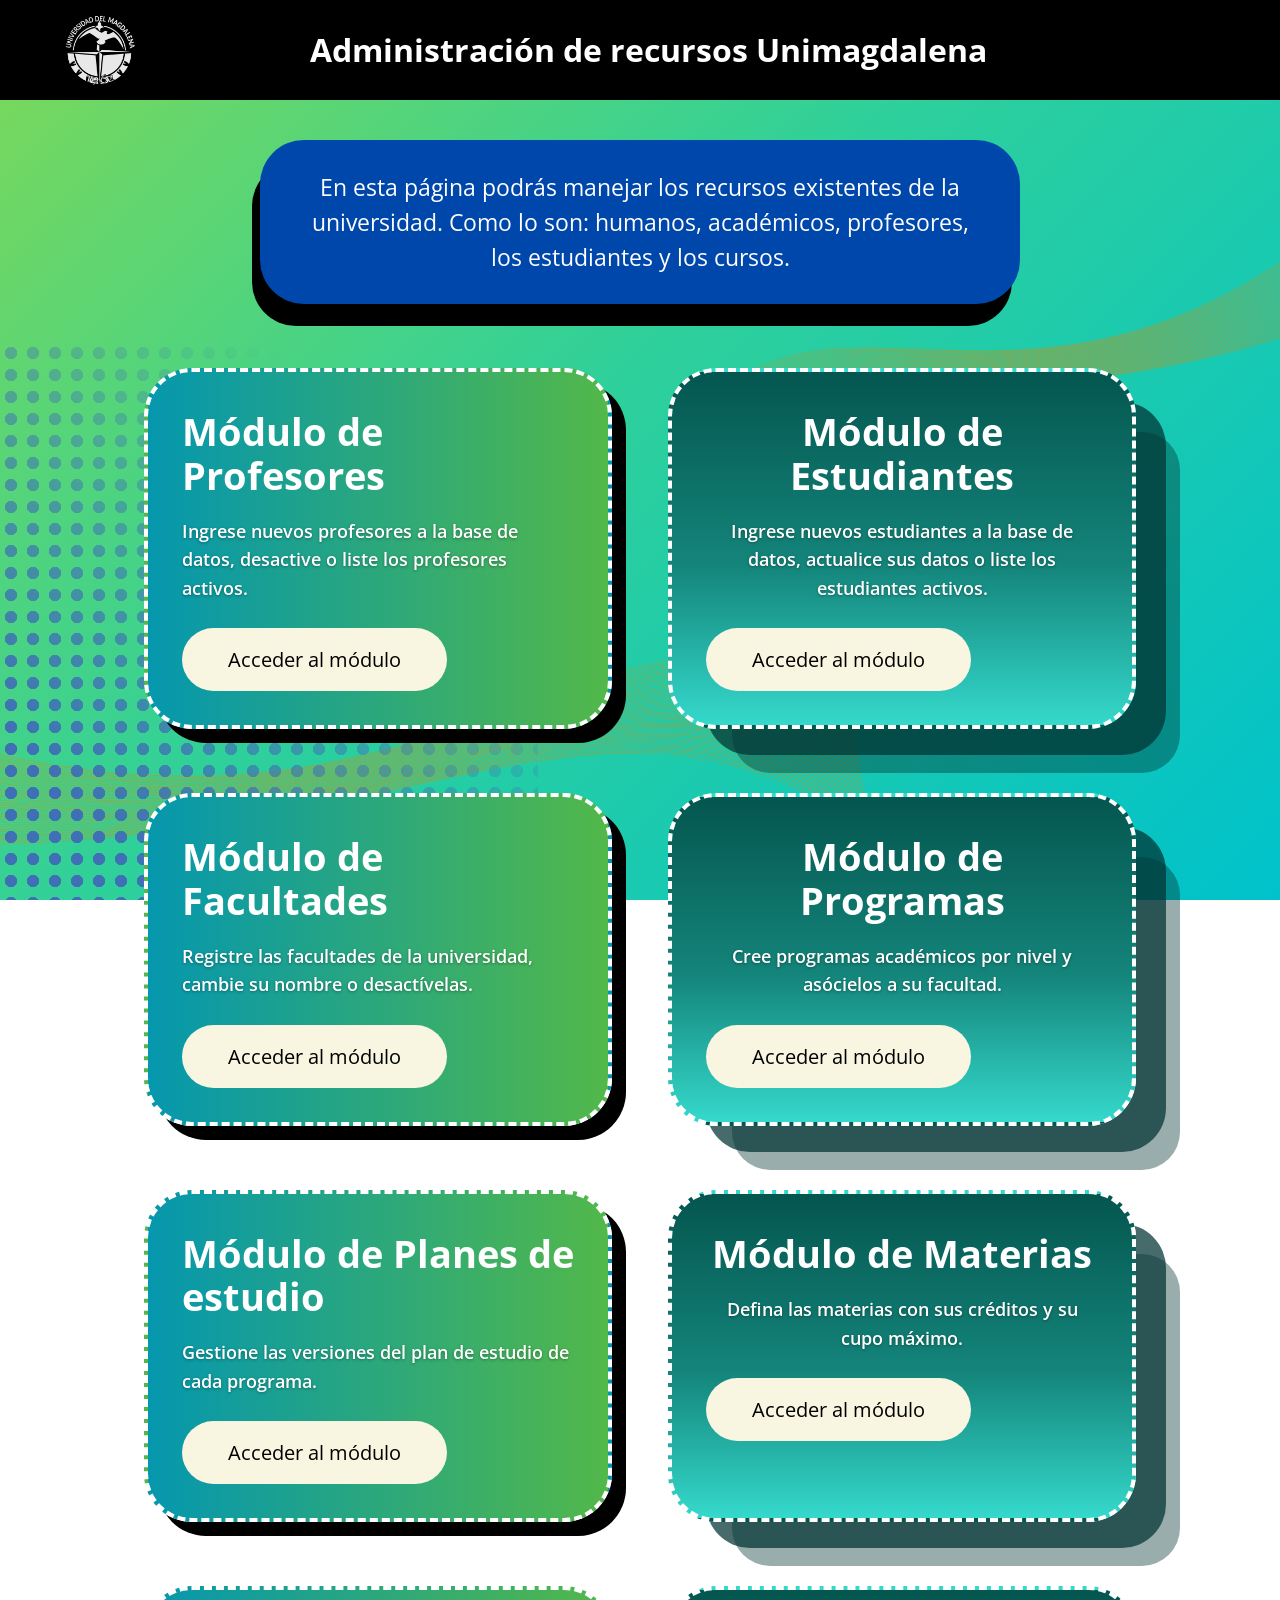
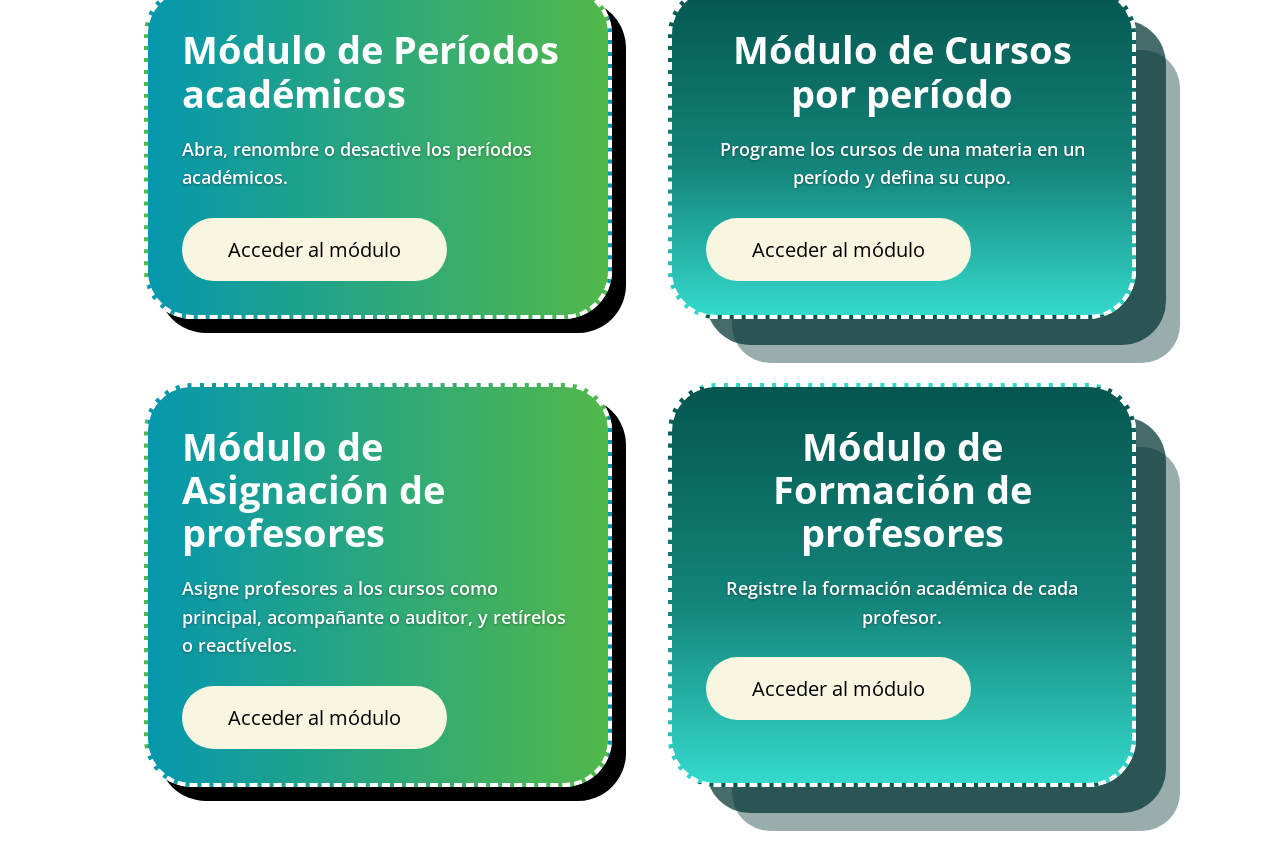
<file: web/index.html>
<!DOCTYPE html>
<html lang="es">
<head>
  <meta charset="utf-8">
  <meta name="viewport" content="width=device-width, initial-scale=1">
  <title>Administración de recursos Unimagdalena</title>
  <link rel="preconnect" href="https://fonts.googleapis.com">
  <link rel="preconnect" href="https://fonts.gstatic.com" crossorigin>
  <link href="https://fonts.googleapis.com/css2?family=Open+Sans:wght@400;600;700&display=swap" rel="stylesheet">
  <link rel="stylesheet" href="css/estilos.css">
  
</head>
<body>
  <div class="decoracion" aria-hidden="true"><div class="puntos"></div></div>
  
  <header class="barra">
    <img class="logo" src="img/logo.png" alt="Universidad del Magdalena, 1962">
    <h1>Administración de recursos Unimagdalena</h1>
    <button class="menu-btn" type="button" aria-label="Abrir menú de módulos" aria-expanded="false" aria-controls="menu">
      <span></span><span></span><span></span>
    </button>
  </header>

  <nav id="menu" class="menu" aria-label="Módulos" hidden>
    <ul id="menu-lista"></ul>
  </nav>

  <main>
    <section class="intro">
      <p>En esta página podrás manejar los recursos existentes de la universidad.
        Como lo son: humanos, académicos, profesores, los estudiantes y los cursos.</p>
    </section>

    <section id="modulos" class="modulos" aria-label="Módulos disponibles"></section>
  </main>

  <div id="aviso" class="aviso" role="status" aria-live="polite"></div>

  <script src="js/app.js" defer></script>
</body>
</html>
</file>
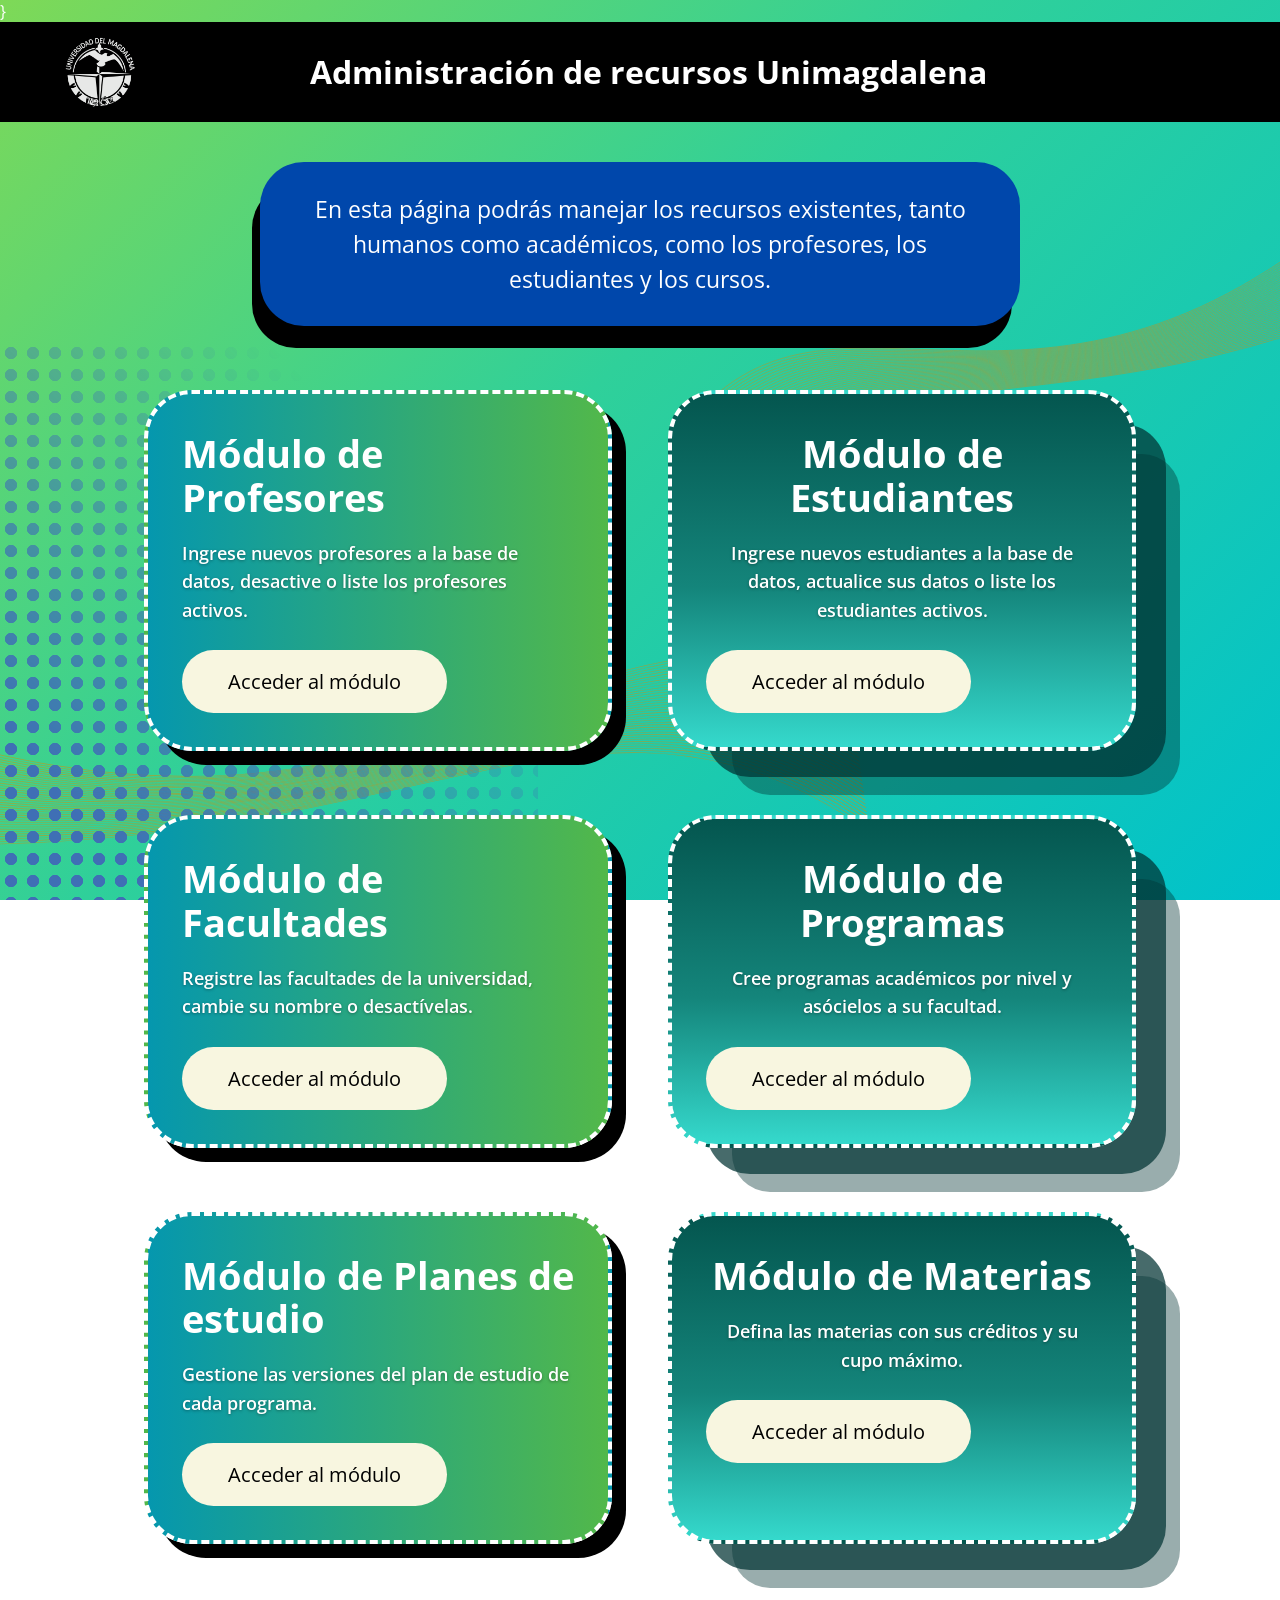
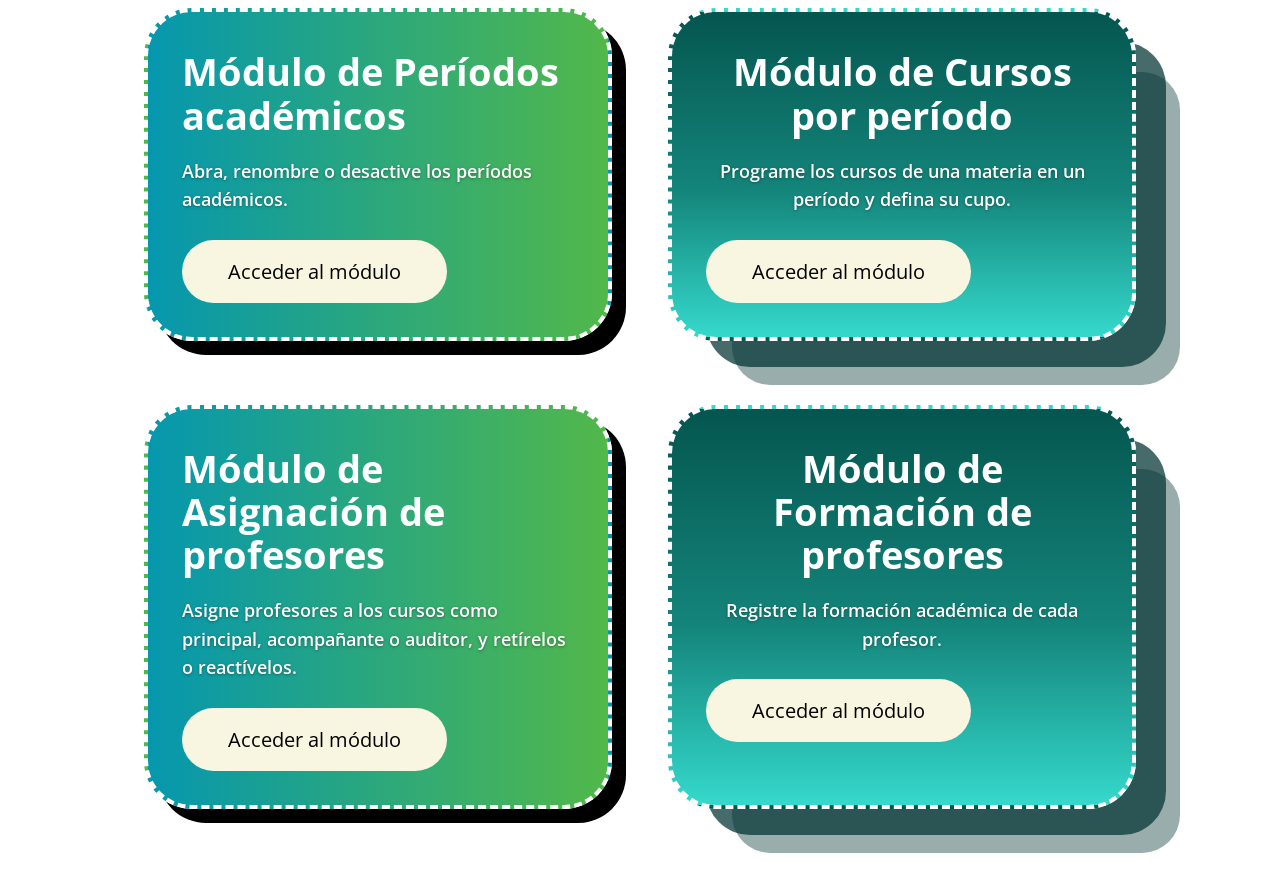
<file: proyecto_clase_poo/web/index.html>
<!DOCTYPE html>
<html lang="es">
<head>
  <meta charset="utf-8">
  <meta name="viewport" content="width=device-width, initial-scale=1">
  <title>Administración de recursos Unimagdalena</title>
  <link rel="preconnect" href="https://fonts.googleapis.com">
  <link rel="preconnect" href="https://fonts.gstatic.com" crossorigin>
  <link href="https://fonts.googleapis.com/css2?family=Open+Sans:wght@400;600;700&display=swap" rel="stylesheet">
  <link rel="stylesheet" href="css/estilos.css">
  
</head>
<body>
  <div class="decoracion" aria-hidden="true"><div class="puntos"></div></div>}
  
  <header class="barra">
    <img class="logo" src="img\logo.png" alt="Universidad del Magdalena, 1962">
    <h1>Administración de recursos Unimagdalena</h1>
    <button class="menu-btn" type="button" aria-label="Abrir menú de módulos" aria-expanded="false" aria-controls="menu">
      <span></span><span></span><span></span>
    </button>
  </header>

  <nav id="menu" class="menu" aria-label="Módulos" hidden>
    <ul id="menu-lista"></ul>
  </nav>

  <main>
    <section class="intro">
      <p>En esta página podrás manejar los recursos existentes, tanto humanos como académicos, como los profesores, los estudiantes y los cursos.</p>
    </section>

    <section id="modulos" class="modulos" aria-label="Módulos disponibles"></section>
  </main>

  <div id="aviso" class="aviso" role="status" aria-live="polite"></div>

  <script src="js/app.js" defer></script>
</body>
</html>
</file>
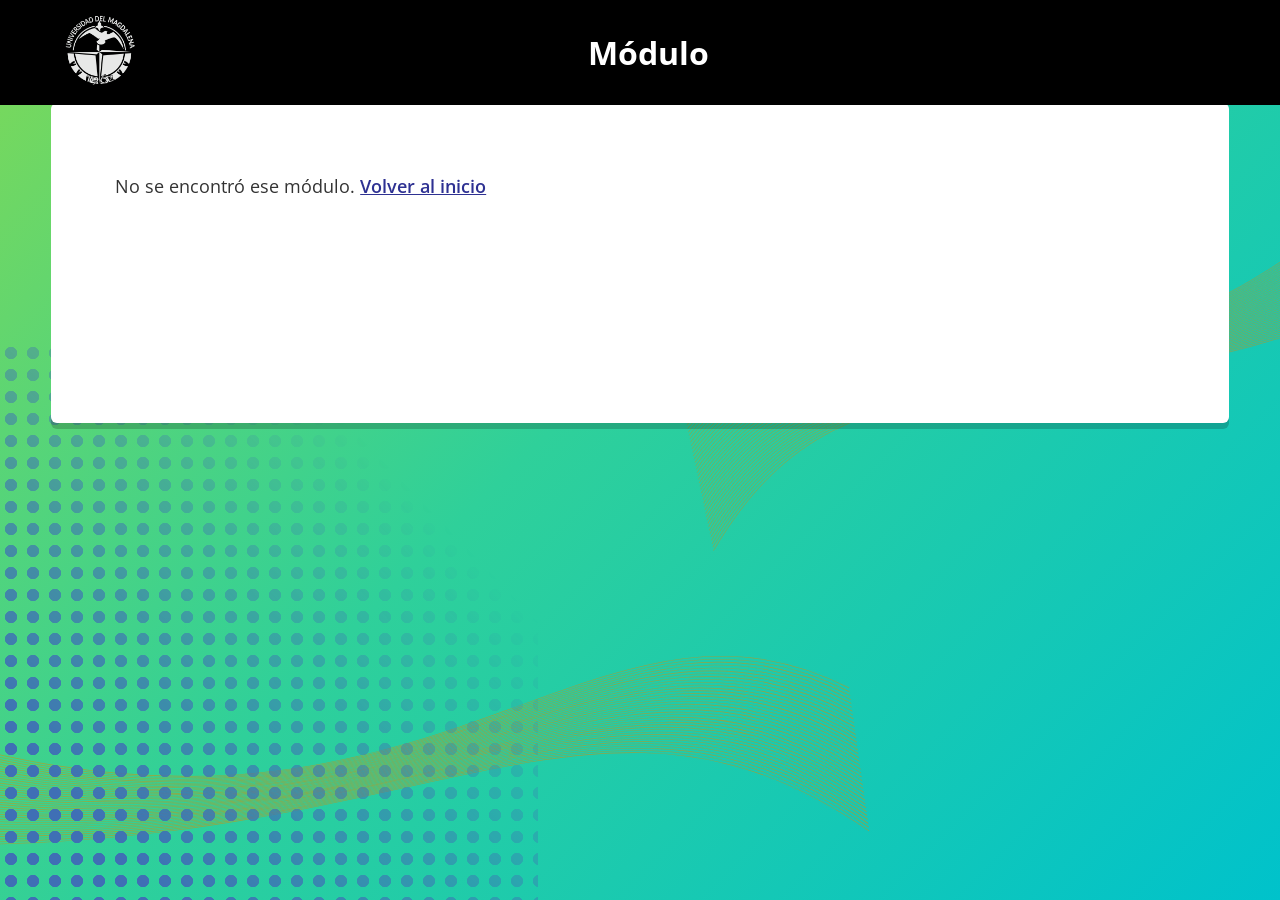
<file: web/modulos.html>
<!DOCTYPE html>
<html lang="es">
<head>
  <meta charset="utf-8">
  <meta name="viewport" content="width=device-width, initial-scale=1">
  <title>Módulo - Unimagdalena</title>
  <link rel="preconnect" href="https://fonts.googleapis.com">
  <link rel="preconnect" href="https://fonts.gstatic.com" crossorigin>
  <link href="https://fonts.googleapis.com/css2?family=Open+Sans:wght@400;600;700&display=swap" rel="stylesheet">
  <link rel="stylesheet" href="css/estilos.css">
  <link rel="stylesheet" href="css/modulo.css">
</head>
<body>
  <div class="decoracion" aria-hidden="true"><div class="puntos"></div></div>

  <header class="barra">
    <a href="index.html" class="logo-enlace" aria-label="Volver al inicio">
        <img class="logo" src="img/logo.png" alt="Universidad del Magdalena, 1962">
    </a>

    <h1 id="titulo-pagina">Módulo</h1>

    <button class="menu-btn" type="button" aria-label="Abrir menú de módulos" aria-expanded="false" aria-controls="menu">
      <span></span><span></span><span></span>
    </button>
  </header>

  <nav id="menu" class="menu" aria-label="Módulos" hidden>
    <ul id="menu-lista"></ul>
  </nav>

  <main class="pagina">
    <div id="acciones" class="acciones"></div>
    <section id="panel" class="panel" aria-live="polite"></section>
  </main>

  <div id="aviso" class="aviso" role="status" aria-live="polite"></div>

  <script src="js/app.js" defer></script>
  <script src="js/modulo.js" defer></script>
</body>
</html>
</file>
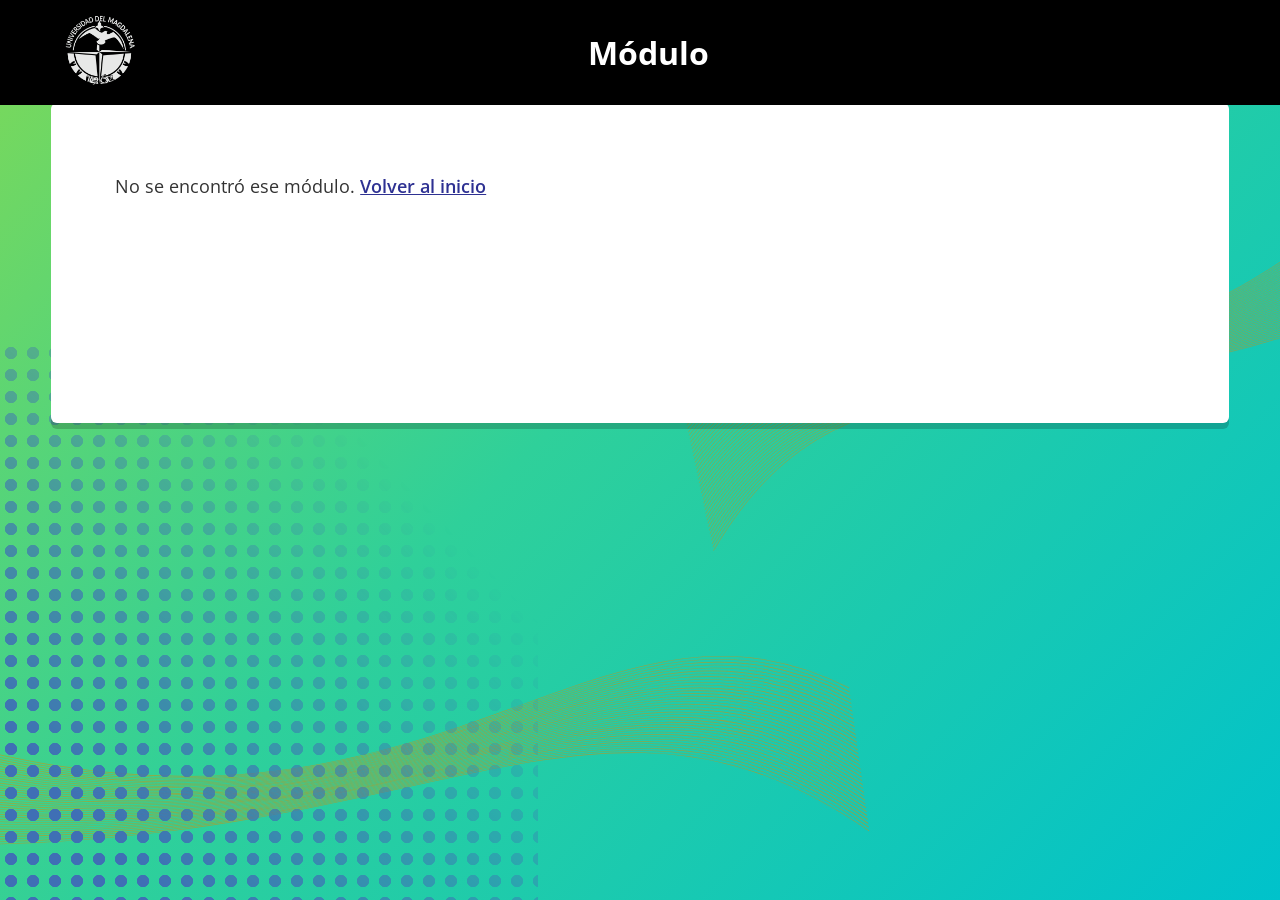
<file: proyecto_clase_poo/web/modulos.html>
<!DOCTYPE html>
<html lang="es">
<head>
  <meta charset="utf-8">
  <meta name="viewport" content="width=device-width, initial-scale=1">
  <title>Módulo - Unimagdalena</title>
  <link rel="preconnect" href="https://fonts.googleapis.com">
  <link rel="preconnect" href="https://fonts.gstatic.com" crossorigin>
  <link href="https://fonts.googleapis.com/css2?family=Open+Sans:wght@400;600;700&display=swap" rel="stylesheet">
  <link rel="stylesheet" href="css/estilos.css">
  <link rel="stylesheet" href="css/modulo.css">
</head>
<body>
  <div class="decoracion" aria-hidden="true"><div class="puntos"></div></div>

  <header class="barra">
    <a href="index.html" class="logo-enlace" aria-label="Volver al inicio">
        <img class="logo" src="img\logo.png" alt="Universidad del Magdalena, 1962">
    </a>

    <h1 id="titulo-pagina">Módulo</h1>

    <button class="menu-btn" type="button" aria-label="Abrir menú de módulos" aria-expanded="false" aria-controls="menu">
      <span></span><span></span><span></span>
    </button>
  </header>

  <nav id="menu" class="menu" aria-label="Módulos" hidden>
    <ul id="menu-lista"></ul>
  </nav>

  <main class="pagina">
    <div id="acciones" class="acciones"></div>
    <section id="panel" class="panel" aria-live="polite"></section>
  </main>

  <div id="aviso" class="aviso" role="status" aria-live="polite"></div>

  <script src="js/app.js" defer></script>
  <script src="js/modulo.js" defer></script>
</body>
</html>
</file>
<file: web/css/estilos.css>
:root {
  --negro: #000;
  --verde: #7ed957;
  --turquesa: #00c2cb;
  --azul: #0047ab;
  --crema: #f8f6e0;
  --naranja: #e08a00;
  --fuente: "Open Sans", system-ui, -apple-system, "Segoe UI", Roboto, sans-serif;
}

* { box-sizing: border-box; margin: 0; padding: 0; }

html { scroll-behavior: smooth; scroll-padding-top: 120px; }

body {
  font-family: var(--fuente);
  color: #fff;
  min-height: 100vh;
  overflow-x: clip;
  background: linear-gradient(135deg, var(--verde) 0%, #2fd09a 45%, var(--turquesa) 100%) fixed;
}

/* ---------- Decoración de fondo ---------- */
.decoracion { position: fixed; inset: 0; z-index: 0; pointer-events: none; overflow: hidden; }

.ondas { position: absolute; fill: none; stroke: var(--naranja); stroke-width: 1; opacity: .6; }
.ondas--arriba { top: 40px; right: -12%; width: 60vw; height: 55vh; transform: rotate(-12deg); }
.ondas--abajo  { left: -14%; bottom: -8%; width: 80vw; height: 62vh; transform: scaleX(-1) rotate(8deg); }

.puntos {
  position: absolute; left: 0; bottom: 0; width: 42vw; height: 62vh;
  background: radial-gradient(circle, #3f6fb5 38%, transparent 41%) 0 0 / 22px 22px;
  -webkit-mask-image: linear-gradient(to top right, #000 15%, transparent 75%);
          mask-image: linear-gradient(to top right, #000 15%, transparent 75%);
}

/* ---------- Barra superior ---------- */
.barra {
  position: sticky; top: 0; z-index: 30;
  display: flex; align-items: center; justify-content: space-between; gap: 16px;
  padding: 14px 5vw;
  background: var(--negro);
}
.logo { width: 72px; height: 72px; flex: none; }
.barra h1 {
  flex: 1; text-align: center;
  font-size: clamp(1.15rem, 2.8vw, 2rem); font-weight: 700; line-height: 1.25;
}

.menu-btn {
  flex: none; width: 56px; height: 48px; padding: 0 2px;
  display: flex; flex-direction: column; justify-content: center; gap: 9px;
  background: none; border: 0; cursor: pointer;
}
.menu-btn span {
  display: block; height: 5px; background: var(--crema); border-radius: 2px;
  transition: transform .2s ease, opacity .2s ease;
}
.menu-btn[aria-expanded="true"] span:nth-child(1) { transform: translateY(14px) rotate(45deg); }
.menu-btn[aria-expanded="true"] span:nth-child(2) { opacity: 0; }
.menu-btn[aria-expanded="true"] span:nth-child(3) { transform: translateY(-14px) rotate(-45deg); }
.menu-btn:focus-visible, .menu a:focus-visible { outline: 3px solid var(--crema); outline-offset: 4px; }

.menu {
  position: fixed; z-index: 29; top: 104px; right: 5vw;
  width: min(320px, 90vw); max-height: calc(100vh - 130px); overflow-y: auto;
  background: var(--negro); border: 3px dashed #fff; border-radius: 28px; padding: 14px;
}
.menu[hidden] { display: none; }
.menu ul { list-style: none; }
.menu a {
  display: block; padding: 11px 16px; border-radius: 999px;
  color: var(--crema); text-decoration: none; font-weight: 600;
}
.menu a:hover { background: var(--crema); color: var(--negro); }

/* ---------- Contenido ---------- */
main {
  position: relative; z-index: 1;
  max-width: 1120px; margin: 0 auto; padding: 40px 5vw 80px;
}

.intro {
  max-width: 760px; margin: 0 auto 64px; padding: 30px 38px;
  background: var(--azul); border-radius: 44px; text-align: center;
  box-shadow: -8px 22px 0 var(--negro);
}
.intro p { font-size: clamp(1.05rem, 2.2vw, 1.45rem); line-height: 1.5; }

.modulos {
  display: grid; gap: 64px 56px;
  grid-template-columns: repeat(auto-fit, minmax(min(100%, 330px), 1fr));
}

/* ---------- Tarjetas de módulo ---------- */
.modulo {
  display: flex; flex-direction: column; gap: 20px;
  padding: 38px 34px 34px;
  border: 4px dashed #fff; border-radius: 48px;
}
.modulo h2 { font-size: clamp(1.7rem, 3.6vw, 2.35rem); font-weight: 700; line-height: 1.15; }
.modulo p  { font-size: 1.15rem; line-height: 1.55; font-weight: 600; text-shadow: 0 1px 3px rgba(0, 0, 0, .35); }

/* Variante 1: degradado horizontal con sombra negra sólida */
.modulo.v1 {
  background: linear-gradient(90deg, #0597ae, #52b84a);
  box-shadow: 14px 14px 0 var(--negro);
}

/* Variante 2: degradado vertical con sombras apiladas */
.modulo.v2 {
  background: linear-gradient(180deg, #04564f 0%, #14857b 55%, #35d9cc 100%);
  box-shadow: 34px 30px 0 -4px rgba(0, 50, 50, .72), 54px 54px 0 -10px rgba(0, 50, 50, .4);
  text-align: center;
}

.acceder {
  align-self: flex-start; margin-top: 6px;
  padding: 18px 46px; border: 0; border-radius: 999px;
  background: var(--crema); color: var(--negro);
  font: 400 1.25rem var(--fuente); cursor: pointer;
  transition: transform .15s ease, box-shadow .15s ease;
}
.acceder:hover { transform: translateY(-2px); box-shadow: 0 4px 0 var(--negro); }
.acceder:active { transform: translateY(1px); box-shadow: none; }
.acceder:focus-visible { outline: 3px solid var(--negro); outline-offset: 3px; }

/* ---------- Aviso ---------- */
.aviso {
  position: fixed; z-index: 40; left: 50%; bottom: 24px;
  transform: translate(-50%, 20px); opacity: 0; pointer-events: none;
  max-width: 90vw; padding: 14px 26px;
  background: var(--negro); color: #fff; border: 2px dashed #fff; border-radius: 999px;
  transition: opacity .2s ease, transform .2s ease;
}
.aviso.visible { opacity: 1; transform: translate(-50%, 0); }

/* ---------- Pantallas pequeñas ---------- */
@media (max-width: 560px) {
  .logo { width: 56px; height: 56px; }
  .menu { top: 88px; }
  .intro { padding: 26px 24px; border-radius: 36px; margin-bottom: 48px; }
  .modulo { padding: 30px 24px 26px; border-radius: 38px; }
  .modulo.v1 { box-shadow: 10px 10px 0 var(--negro); }
  .modulo.v2 { box-shadow: 18px 16px 0 -3px rgba(0, 50, 50, .72), 28px 28px 0 -8px rgba(0, 50, 50, .4); }
  .acceder { padding: 16px 38px; font-size: 1.15rem; }
}

@media (prefers-reduced-motion: reduce) {
  html { scroll-behavior: auto; }
  * { transition: none !important; }
}
</file>
<file: proyecto_clase_poo/web/css/estilos.css>
:root {
  --negro: #000;
  --verde: #7ed957;
  --turquesa: #00c2cb;
  --azul: #0047ab;
  --crema: #f8f6e0;
  --naranja: #e08a00;
  --fuente: "Open Sans", system-ui, -apple-system, "Segoe UI", Roboto, sans-serif;
}

* { box-sizing: border-box; margin: 0; padding: 0; }

html { scroll-behavior: smooth; scroll-padding-top: 120px; }

body {
  font-family: var(--fuente);
  color: #fff;
  min-height: 100vh;
  overflow-x: clip;
  background: linear-gradient(135deg, var(--verde) 0%, #2fd09a 45%, var(--turquesa) 100%) fixed;
}

/* ---------- Decoración de fondo ---------- */
.decoracion { position: fixed; inset: 0; z-index: 0; pointer-events: none; overflow: hidden; }

.ondas { position: absolute; fill: none; stroke: var(--naranja); stroke-width: 1; opacity: .6; }
.ondas--arriba { top: 40px; right: -12%; width: 60vw; height: 55vh; transform: rotate(-12deg); }
.ondas--abajo  { left: -14%; bottom: -8%; width: 80vw; height: 62vh; transform: scaleX(-1) rotate(8deg); }

.puntos {
  position: absolute; left: 0; bottom: 0; width: 42vw; height: 62vh;
  background: radial-gradient(circle, #3f6fb5 38%, transparent 41%) 0 0 / 22px 22px;
  -webkit-mask-image: linear-gradient(to top right, #000 15%, transparent 75%);
          mask-image: linear-gradient(to top right, #000 15%, transparent 75%);
}

/* ---------- Barra superior ---------- */
.barra {
  position: sticky; top: 0; z-index: 30;
  display: flex; align-items: center; justify-content: space-between; gap: 16px;
  padding: 14px 5vw;
  background: var(--negro);
}
.logo { width: 72px; height: 72px; flex: none; }
.barra h1 {
  flex: 1; text-align: center;
  font-size: clamp(1.15rem, 2.8vw, 2rem); font-weight: 700; line-height: 1.25;
}

.menu-btn {
  flex: none; width: 56px; height: 48px; padding: 0 2px;
  display: flex; flex-direction: column; justify-content: center; gap: 9px;
  background: none; border: 0; cursor: pointer;
}
.menu-btn span {
  display: block; height: 5px; background: var(--crema); border-radius: 2px;
  transition: transform .2s ease, opacity .2s ease;
}
.menu-btn[aria-expanded="true"] span:nth-child(1) { transform: translateY(14px) rotate(45deg); }
.menu-btn[aria-expanded="true"] span:nth-child(2) { opacity: 0; }
.menu-btn[aria-expanded="true"] span:nth-child(3) { transform: translateY(-14px) rotate(-45deg); }
.menu-btn:focus-visible, .menu a:focus-visible { outline: 3px solid var(--crema); outline-offset: 4px; }

.menu {
  position: fixed; z-index: 29; top: 104px; right: 5vw;
  width: min(320px, 90vw); max-height: calc(100vh - 130px); overflow-y: auto;
  background: var(--negro); border: 3px dashed #fff; border-radius: 28px; padding: 14px;
}
.menu[hidden] { display: none; }
.menu ul { list-style: none; }
.menu a {
  display: block; padding: 11px 16px; border-radius: 999px;
  color: var(--crema); text-decoration: none; font-weight: 600;
}
.menu a:hover { background: var(--crema); color: var(--negro); }

/* ---------- Contenido ---------- */
main {
  position: relative; z-index: 1;
  max-width: 1120px; margin: 0 auto; padding: 40px 5vw 80px;
}

.intro {
  max-width: 760px; margin: 0 auto 64px; padding: 30px 38px;
  background: var(--azul); border-radius: 44px; text-align: center;
  box-shadow: -8px 22px 0 var(--negro);
}
.intro p { font-size: clamp(1.05rem, 2.2vw, 1.45rem); line-height: 1.5; }

.modulos {
  display: grid; gap: 64px 56px;
  grid-template-columns: repeat(auto-fit, minmax(min(100%, 330px), 1fr));
}

/* ---------- Tarjetas de módulo ---------- */
.modulo {
  display: flex; flex-direction: column; gap: 20px;
  padding: 38px 34px 34px;
  border: 4px dashed #fff; border-radius: 48px;
}
.modulo h2 { font-size: clamp(1.7rem, 3.6vw, 2.35rem); font-weight: 700; line-height: 1.15; }
.modulo p  { font-size: 1.15rem; line-height: 1.55; font-weight: 600; text-shadow: 0 1px 3px rgba(0, 0, 0, .35); }

/* Variante 1: degradado horizontal con sombra negra sólida */
.modulo.v1 {
  background: linear-gradient(90deg, #0597ae, #52b84a);
  box-shadow: 14px 14px 0 var(--negro);
}

/* Variante 2: degradado vertical con sombras apiladas */
.modulo.v2 {
  background: linear-gradient(180deg, #04564f 0%, #14857b 55%, #35d9cc 100%);
  box-shadow: 34px 30px 0 -4px rgba(0, 50, 50, .72), 54px 54px 0 -10px rgba(0, 50, 50, .4);
  text-align: center;
}

.acceder {
  align-self: flex-start; margin-top: 6px;
  padding: 18px 46px; border: 0; border-radius: 999px;
  background: var(--crema); color: var(--negro);
  font: 400 1.25rem var(--fuente); cursor: pointer;
  transition: transform .15s ease, box-shadow .15s ease;
}
.acceder:hover { transform: translateY(-2px); box-shadow: 0 4px 0 var(--negro); }
.acceder:active { transform: translateY(1px); box-shadow: none; }
.acceder:focus-visible { outline: 3px solid var(--negro); outline-offset: 3px; }

/* ---------- Aviso ---------- */
.aviso {
  position: fixed; z-index: 40; left: 50%; bottom: 24px;
  transform: translate(-50%, 20px); opacity: 0; pointer-events: none;
  max-width: 90vw; padding: 14px 26px;
  background: var(--negro); color: #fff; border: 2px dashed #fff; border-radius: 999px;
  transition: opacity .2s ease, transform .2s ease;
}
.aviso.visible { opacity: 1; transform: translate(-50%, 0); }

/* ---------- Pantallas pequeñas ---------- */
@media (max-width: 560px) {
  .logo { width: 56px; height: 56px; }
  .menu { top: 88px; }
  .intro { padding: 26px 24px; border-radius: 36px; margin-bottom: 48px; }
  .modulo { padding: 30px 24px 26px; border-radius: 38px; }
  .modulo.v1 { box-shadow: 10px 10px 0 var(--negro); }
  .modulo.v2 { box-shadow: 18px 16px 0 -3px rgba(0, 50, 50, .72), 28px 28px 0 -8px rgba(0, 50, 50, .4); }
  .acceder { padding: 16px 38px; font-size: 1.15rem; }
}

@media (prefers-reduced-motion: reduce) {
  html { scroll-behavior: auto; }
  * { transition: none !important; }
}
</file>
<file: web/css/modulo.css>
:root { --indigo: #2e3192; --tabla: #2d6090; --campo: #c9d1dc; }

.logo-enlace { display: block; flex: none; border-radius: 50%; }
.logo-enlace:focus-visible { outline: 3px solid var(--crema); outline-offset: 4px; }

main.pagina { max-width: 1280px; padding: 32px 4vw 80px; }

/* ---------- Pestañas (botones píldora) ---------- */
.acciones {
  position: relative; z-index: 2;
  display: flex; flex-wrap: wrap; gap: 14px 18px;
  margin: 0 0 -34px clamp(0px, 5vw, 74px);
}
.pestana {
  padding: 14px 42px; border: 0; border-radius: 999px; cursor: pointer;
  font: 400 clamp(1.1rem, 2.4vw, 1.8rem) var(--fuente); color: #fff;
  background: linear-gradient(90deg, var(--indigo) 0%, #4a6aa8 55%, #6fd7a3 100%);
}
.pestana[aria-pressed="true"] { background: var(--indigo); box-shadow: 0 4px 0 rgba(0, 0, 0, .35); }
.pestana:hover { filter: brightness(1.08); }
.pestana:focus-visible { outline: 3px solid #fff; outline-offset: 3px; }

/* ---------- Panel blanco ---------- */
.panel {
  position: relative; z-index: 1;
  min-height: 320px; padding: 70px clamp(20px, 5vw, 72px) 44px;
  background: #fff; color: #111; border-radius: 6px;
  box-shadow: 0 6px 0 rgba(0, 0, 0, .18);
}
.panel--tabla { padding: 60px clamp(12px, 2vw, 28px) 28px; }

/* ---------- Formulario ---------- */
.formulario { display: grid; gap: 22px; max-width: 760px; }
.campo { display: grid; gap: 10px; }
.campo label { font-size: 1.25rem; }
.campo input, .campo select {
  width: 100%; height: 50px; padding: 0 14px;
  background: var(--campo); color: #111; border: 0; border-radius: 0;
  font: 400 1.1rem var(--fuente);
}
.campo input:disabled, .campo select:disabled { opacity: .65; cursor: not-allowed; }
.campo input:focus-visible, .campo select:focus-visible { outline: 3px solid var(--indigo); outline-offset: 2px; }

.btn-accion {
  justify-self: start; padding: 12px 46px; border: 0; border-radius: 999px; cursor: pointer;
  font: 400 1.4rem var(--fuente); color: #fff;
  background: linear-gradient(90deg, #0597ae, #3da84a);
}
.btn-accion:hover { filter: brightness(1.08); }
.btn-accion:focus-visible { outline: 3px solid var(--indigo); outline-offset: 3px; }

.error { min-height: 1.4em; color: #b00020; font-weight: 600; }
.error a, .vacio a { color: var(--indigo); font-weight: 600; }

/* ---------- Tabla ---------- */
.resumen { margin-bottom: 12px; font-size: 1.05rem; color: #333; }
.tabla-wrap { overflow: auto; max-height: min(68vh, 720px); border: 1px solid #dcdfe3; }
.tabla-wrap:focus-visible { outline: 3px solid var(--indigo); outline-offset: 2px; }

table { width: 100%; min-width: calc(var(--cols, 6) * 150px); border-collapse: collapse; }
th {
  position: sticky; top: 0; z-index: 1;
  padding: 20px 16px; background: var(--tabla); color: #fff;
  border: 1px solid #8fb0d0; text-align: left; font: 400 1.3rem var(--fuente);
}
td {
  padding: 18px 16px; border: 1px solid #dcdfe3; vertical-align: top;
  font-size: 1.05rem; line-height: 1.4; overflow-wrap: anywhere;
}
tbody tr:nth-child(even) { background: #f5f7fa; }
td.vacio { padding: 44px 16px; text-align: center; color: #444; background: #fff; }
p.vacio { font-size: 1.15rem; color: #333; }

@media (max-width: 560px) {
  main.pagina { padding-top: 24px; }
  .pestana { padding: 12px 26px; }
  .panel { padding-top: 78px; }
  .campo label { font-size: 1.1rem; }
  th { font-size: 1.1rem; padding: 16px 12px; }
}

/* ---------- Búsqueda y filtros de la lista ---------- */
.filtros { display: flex; flex-wrap: wrap; gap: 16px 22px; margin-bottom: 18px; }
.filtros .campo { flex: 1 1 220px; max-width: 320px; }
.filtros .campo label { font-size: 1.05rem; }
tr[hidden] { display: none; }

/* ---------- ID (puede ser un UUID) y botones de cada fila ---------- */
td.col-id {
  font: 400 .9rem ui-monospace, SFMono-Regular, Consolas, "Liberation Mono", monospace;
  white-space: nowrap; overflow-wrap: normal; user-select: all; /* un clic selecciona todo el ID para copiarlo */
}
td.col-acciones { white-space: nowrap; }
.btn-fila {
  margin: 2px 8px 2px 0; padding: 8px 18px; border: 0; border-radius: 999px; cursor: pointer;
  font: 600 .95rem var(--fuente); color: #fff;
}
.btn-fila--alta { background: #1f7a2e; }
.btn-fila--baja { background: #9a5b00; }
.btn-fila--eliminar { background: #b00020; }
.btn-fila:hover:not(:disabled) { filter: brightness(1.12); }
.btn-fila:disabled { opacity: .6; cursor: wait; }
.btn-fila:focus-visible { outline: 3px solid var(--indigo); outline-offset: 2px; }
.tabla--uuid { min-width: calc(var(--cols, 6) * 150px + 240px); }
td { min-width: 13ch; } /* evita que teléfonos y correos se partan letra por letra */
</file>
<file: proyecto_clase_poo/web/css/modulo.css>
:root { --indigo: #2e3192; --tabla: #2d6090; --campo: #c9d1dc; }

.logo-enlace { display: block; flex: none; border-radius: 50%; }
.logo-enlace:focus-visible { outline: 3px solid var(--crema); outline-offset: 4px; }

main.pagina { max-width: 1280px; padding: 32px 4vw 80px; }

/* ---------- Pestañas (botones píldora) ---------- */
.acciones {
  position: relative; z-index: 2;
  display: flex; flex-wrap: wrap; gap: 14px 18px;
  margin: 0 0 -34px clamp(0px, 5vw, 74px);
}
.pestana {
  padding: 14px 42px; border: 0; border-radius: 999px; cursor: pointer;
  font: 400 clamp(1.1rem, 2.4vw, 1.8rem) var(--fuente); color: #fff;
  background: linear-gradient(90deg, var(--indigo) 0%, #4a6aa8 55%, #6fd7a3 100%);
}
.pestana[aria-pressed="true"] { background: var(--indigo); box-shadow: 0 4px 0 rgba(0, 0, 0, .35); }
.pestana:hover { filter: brightness(1.08); }
.pestana:focus-visible { outline: 3px solid #fff; outline-offset: 3px; }

/* ---------- Panel blanco ---------- */
.panel {
  position: relative; z-index: 1;
  min-height: 320px; padding: 70px clamp(20px, 5vw, 72px) 44px;
  background: #fff; color: #111; border-radius: 6px;
  box-shadow: 0 6px 0 rgba(0, 0, 0, .18);
}
.panel--tabla { padding: 60px clamp(12px, 2vw, 28px) 28px; }

/* ---------- Formulario ---------- */
.formulario { display: grid; gap: 22px; max-width: 760px; }
.campo { display: grid; gap: 10px; }
.campo label { font-size: 1.25rem; }
.campo input, .campo select {
  width: 100%; height: 50px; padding: 0 14px;
  background: var(--campo); color: #111; border: 0; border-radius: 0;
  font: 400 1.1rem var(--fuente);
}
.campo input:disabled, .campo select:disabled { opacity: .65; cursor: not-allowed; }
.campo input:focus-visible, .campo select:focus-visible { outline: 3px solid var(--indigo); outline-offset: 2px; }

.btn-accion {
  justify-self: start; padding: 12px 46px; border: 0; border-radius: 999px; cursor: pointer;
  font: 400 1.4rem var(--fuente); color: #fff;
  background: linear-gradient(90deg, #0597ae, #3da84a);
}
.btn-accion:hover { filter: brightness(1.08); }
.btn-accion:focus-visible { outline: 3px solid var(--indigo); outline-offset: 3px; }

.error { min-height: 1.4em; color: #b00020; font-weight: 600; }
.error a, .vacio a { color: var(--indigo); font-weight: 600; }

/* ---------- Tabla ---------- */
.resumen { margin-bottom: 12px; font-size: 1.05rem; color: #333; }
.tabla-wrap { overflow: auto; max-height: min(68vh, 720px); border: 1px solid #dcdfe3; }
.tabla-wrap:focus-visible { outline: 3px solid var(--indigo); outline-offset: 2px; }

table { width: 100%; min-width: calc(var(--cols, 6) * 150px); border-collapse: collapse; }
th {
  position: sticky; top: 0; z-index: 1;
  padding: 20px 16px; background: var(--tabla); color: #fff;
  border: 1px solid #8fb0d0; text-align: left; font: 400 1.3rem var(--fuente);
}
td {
  padding: 18px 16px; border: 1px solid #dcdfe3; vertical-align: top;
  font-size: 1.05rem; line-height: 1.4; overflow-wrap: anywhere;
}
tbody tr:nth-child(even) { background: #f5f7fa; }
td.vacio { padding: 44px 16px; text-align: center; color: #444; background: #fff; }
p.vacio { font-size: 1.15rem; color: #333; }

@media (max-width: 560px) {
  main.pagina { padding-top: 24px; }
  .pestana { padding: 12px 26px; }
  .panel { padding-top: 78px; }
  .campo label { font-size: 1.1rem; }
  th { font-size: 1.1rem; padding: 16px 12px; }
}

/* ---------- Búsqueda y filtros de la lista ---------- */
.filtros { display: flex; flex-wrap: wrap; gap: 16px 22px; margin-bottom: 18px; }
.filtros .campo { flex: 1 1 220px; max-width: 320px; }
.filtros .campo label { font-size: 1.05rem; }
tr[hidden] { display: none; }
</file>
